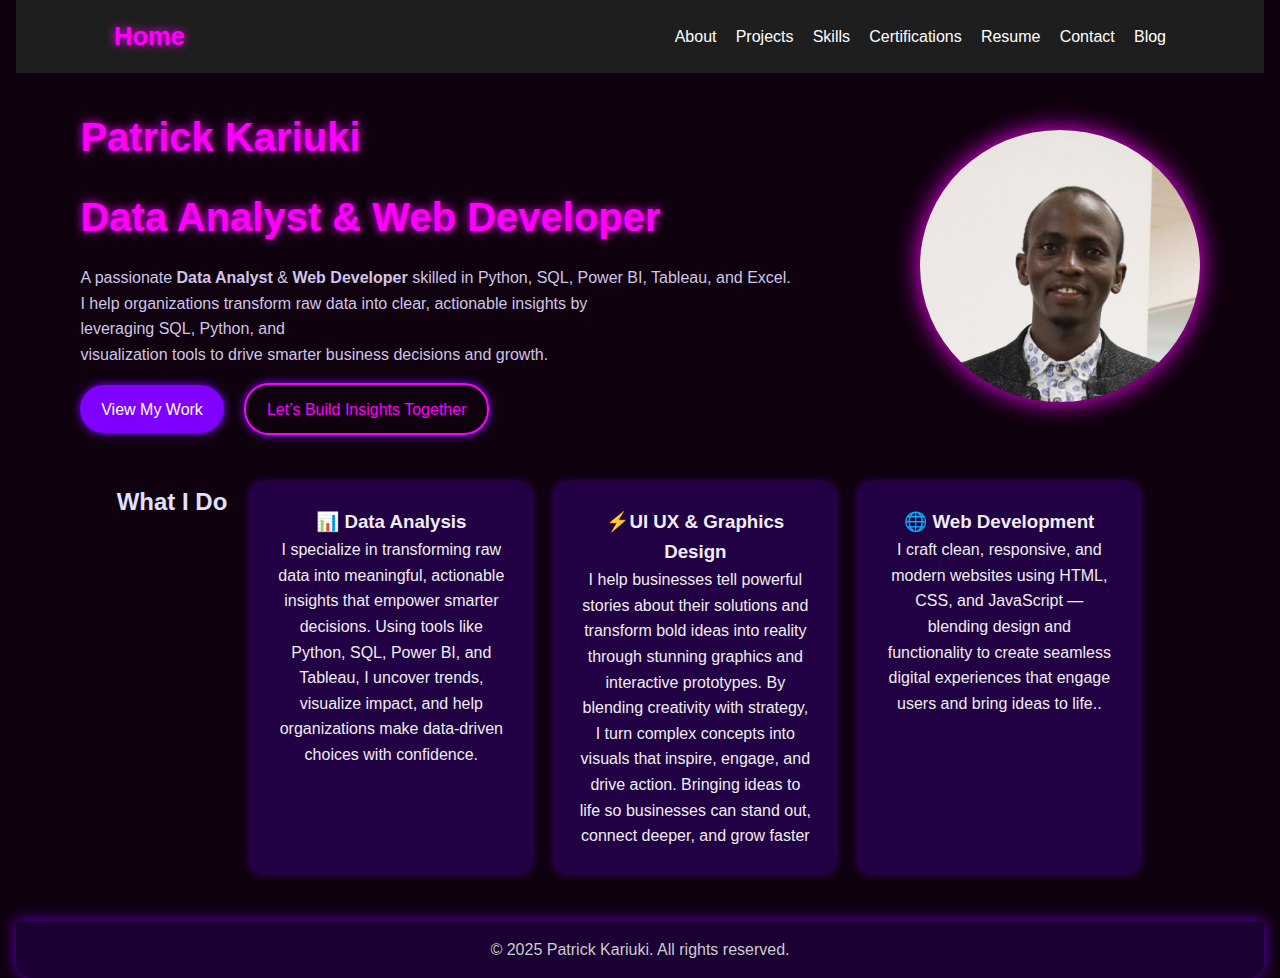
<file: index.html>
<!DOCTYPE html>
<html lang="en">
<head>
  <meta charset="UTF-8" />
  <meta name="viewport" content="width=device-width, initial-scale=1.0" />
  <title>Home | Portfolio</title>
  <link rel="stylesheet" href="css/style.css" />
  <script defer src="js/script.js"></script>
</head>
<body>
  <!-- ===== Header ===== -->
  <header>
  <nav class="navbar">
    <a href="index.html" class="logo">Home</a>
    <ul class="nav-links">
      <li><a href="about.html">About</a></li>
      <li><a href="projects.html">Projects</a></li>
      <li><a href="skills.html">Skills</a></li>
      <li><a href="certifications.html">Certifications</a></li>
       <li><a href="resume.html">Resume</a></li>
      <li><a href="contact.html">Contact</a></li>
      <li><a href="blog.html">Blog</a></li>

    </ul>
    <!-- Hamburger icon -->
    <div class="menu-toggle">&#9776;</div>
  </nav>
</header>

  <!-- ===== Hero Section ===== -->
  <main>
    <section class="hero">
      <div class="hero-text">
        <h1><span>Patrick Kariuki</span></h1>
        <p><h1>Data Analyst & Web Developer</h1></p>
        <p>
          A passionate <strong>Data Analyst</strong> & 
          <strong>Web Developer</strong> skilled in 
          Python, SQL, Power BI, Tableau, and Excel.<br> 
          I help organizations transform raw data into clear, actionable insights by <br>
          leveraging SQL, Python, and<br>
           visualization tools to  drive smarter business decisions and growth.
        </p>
        <a href="projects.html" class="btn">View My Work</a>
        <a href="contact.html" class="btn btn-outline">Let’s Build Insights Together</a>
      </div>
      <div class="hero-image">
        <img src="images/portifolio1.png" alt="Patrick Kariuki" />
      </div>
    </section>

    <!-- ===== Highlights Section ===== -->
 
    <section class="highlights">

      <div class="cards">
        <h2>What I Do</h2>
        <div class="card">
          <h3>📊 Data Analysis</h3>
          <p>I specialize in transforming raw data into meaningful, actionable insights that empower smarter decisions. Using tools like Python, SQL, Power BI, and Tableau, I uncover trends, visualize impact, 
          and help organizations make data-driven choices with confidence.</p> 
        </div>
        <div class="card">
          <h3>⚡UI UX  & Graphics Design </h3>
          <p>I help businesses tell powerful stories about their solutions and transform bold ideas into reality through stunning graphics and interactive prototypes. By blending creativity with strategy, I turn complex concepts into visuals that inspire, engage, and drive action. 
            Bringing ideas to life so businesses can stand out, connect deeper, and grow faster</p>
        </div>
        <div class="card">
          <h3>🌐 Web Development</h3>
          <p>I craft clean, responsive, and modern websites using HTML, CSS, and JavaScript — blending design and functionality to create seamless
             digital experiences that engage users and bring ideas to life..</p>
        </div>
        <div class="bg-white dark:bg-black">
        </div>
        
      </div>
    </section>
    
  </main>
  

  <!-- ===== Footer ===== -->
  <footer>
    <p>&copy; 2025 Patrick Kariuki. All rights reserved.</p>
  </footer>
</body>
</html>
</file>
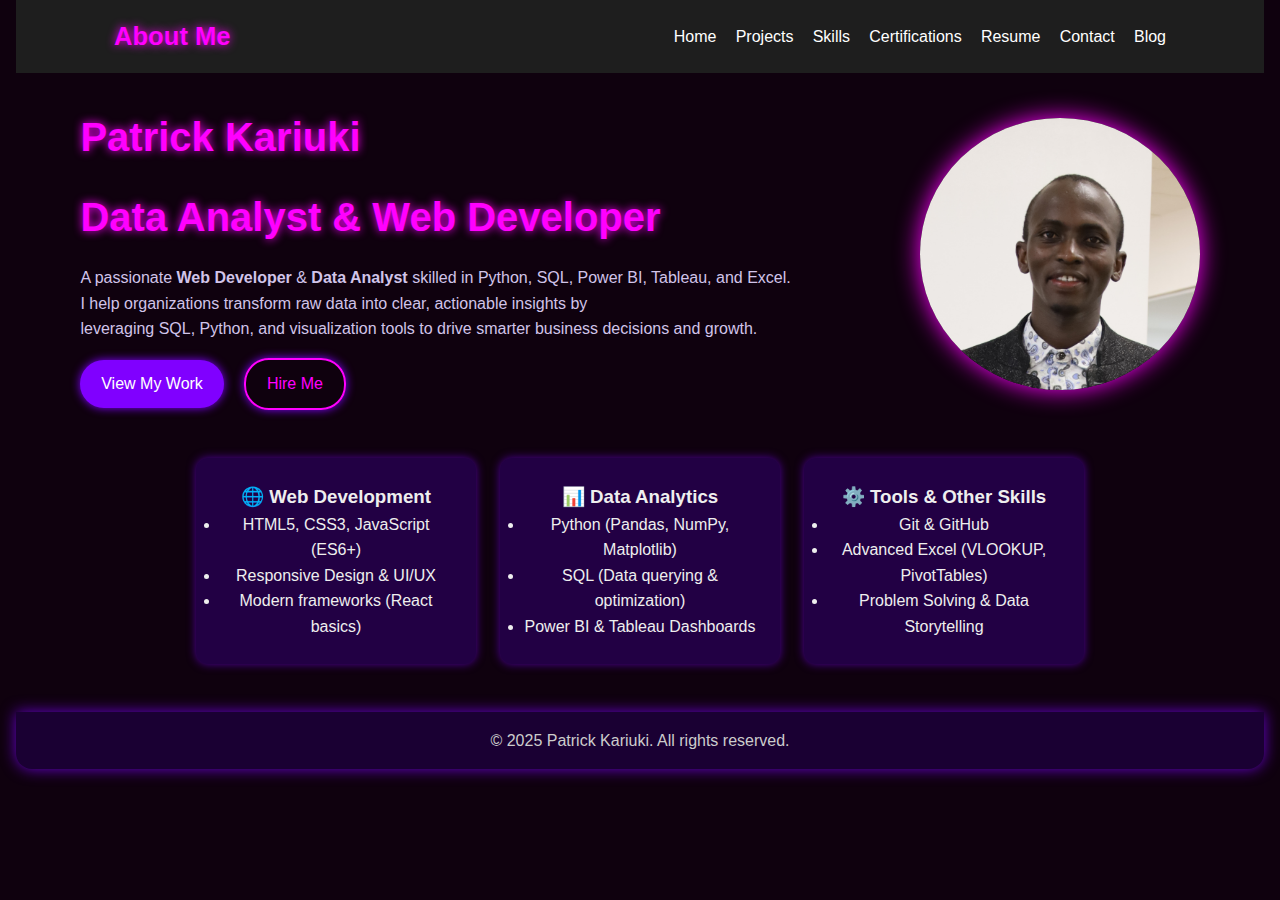
<file: about.html>
<!DOCTYPE html>
<html lang="en">
<head>
  <meta charset="UTF-8" />
  <meta name="viewport" content="width=device-width, initial-scale=1.0"/>
  <title>About | Portfolio</title>
  <link rel="stylesheet" href="css/style.css"/>
  <script defer src="js/script.js"></script>
</head>
<body>
  <!-- ===== Header ===== -->
  <header>
    <nav class="navbar">
      <a href="index.html" class="logo">About Me</a>
      <ul class="nav-links">
        <li><a href="index.html">Home</a></li>
        <li><a href="projects.html">Projects</a></li>
        <li><a href="skills.html">Skills</a></li>
        <li><a href="certifications.html">Certifications</a></li>
         <li><a href="resume.html">Resume</a></li>
        <li><a href="contact.html">Contact</a></li>
        <li><a href="blog.html">Blog</a></li>
      </ul>
      <div class="menu-toggle">&#9776;</div>
    </nav>
  </header>

  <!-- ===== About Section Redesigned with Cards ===== -->
  <main>
      <section class="hero">
      <div class="hero-text">
        <h1><span>Patrick Kariuki</span></h1>
        <p><h1>Data Analyst & Web Developer</h1></p>
        <p>
          A passionate <strong>Web Developer</strong> & 
          <strong>Data Analyst</strong> skilled in 
          Python, SQL, Power BI, Tableau, and Excel.<br> 
          I help organizations transform raw data into clear, actionable insights by<br>
          leveraging SQL, Python, and visualization tools to 
          drive smarter business decisions and growth.
        </p>
        <a href="projects.html" class="btn">View My Work</a>
        <a href="contact.html" class="btn btn-outline">Hire Me</a>
      </div>
      <div class="hero-image">
        <img src="images/portifolio1.png" alt="Patrick Kariuki" />
      </div>
    </section>

    <!-- ===== Skills Section in Card Style ===== -->
    <!--<section class="skills-section">-->
  
      <div class="cards">
        <div class="card">
          <h3>🌐 Web Development</h3>
          <ul>
            <li>HTML5, CSS3, JavaScript (ES6+)</li>
            <li>Responsive Design & UI/UX</li>
            <li>Modern frameworks (React basics)</li>
          </ul>
        </div>
        <div class="card">
          <h3>📊 Data Analytics</h3>
          <ul>
            <li>Python (Pandas, NumPy, Matplotlib)</li>
            <li>SQL (Data querying & optimization)</li>
            <li>Power BI & Tableau Dashboards</li>
          </ul>
        </div>
        <div class="card">
          <h3>⚙️ Tools & Other Skills</h3>
          <ul>
            <li>Git & GitHub</li>
            <li>Advanced Excel (VLOOKUP, PivotTables)</li>
            <li>Problem Solving & Data Storytelling</li>
          </ul>
        </div>
      </div>
    </section>
  </main>

  <!-- ===== Footer ===== -->
  <footer>
    <p>&copy; 2025 Patrick Kariuki. All rights reserved.</p>
  </footer>
</body>
</html>
</file>
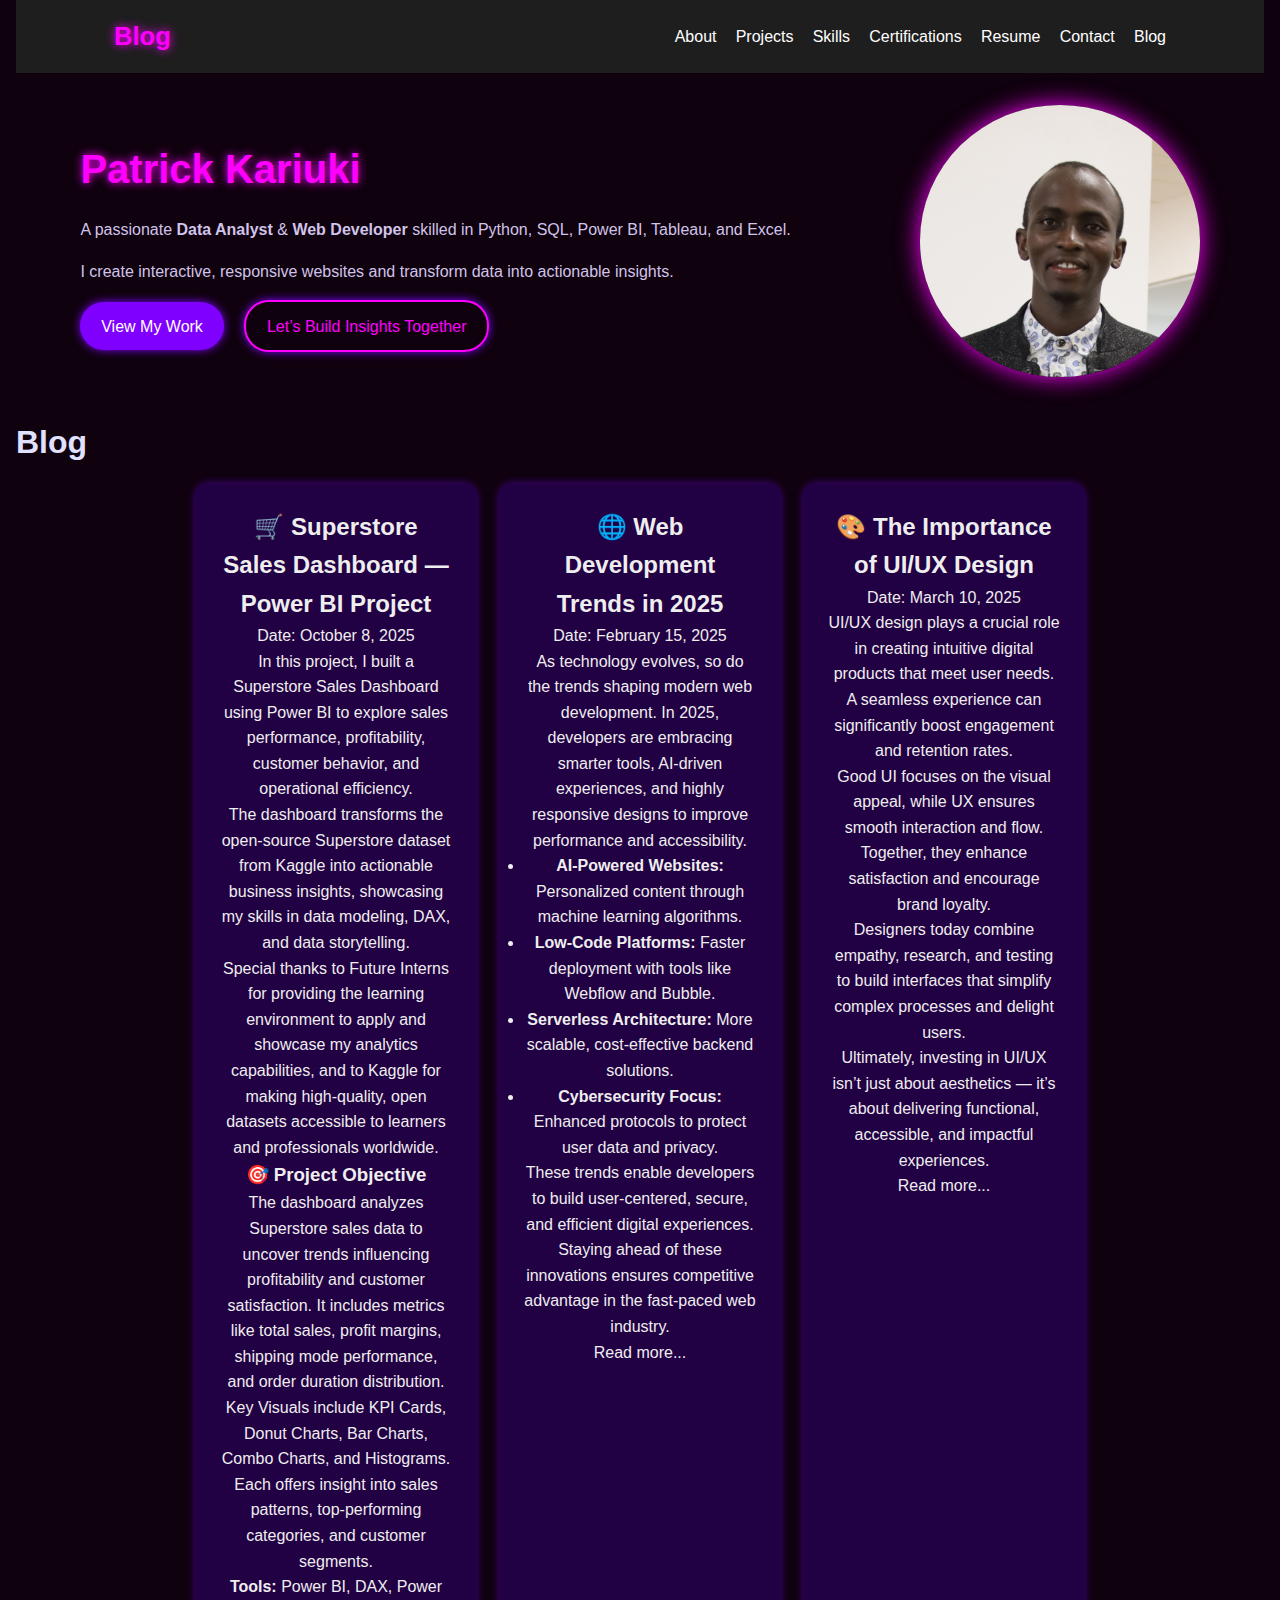
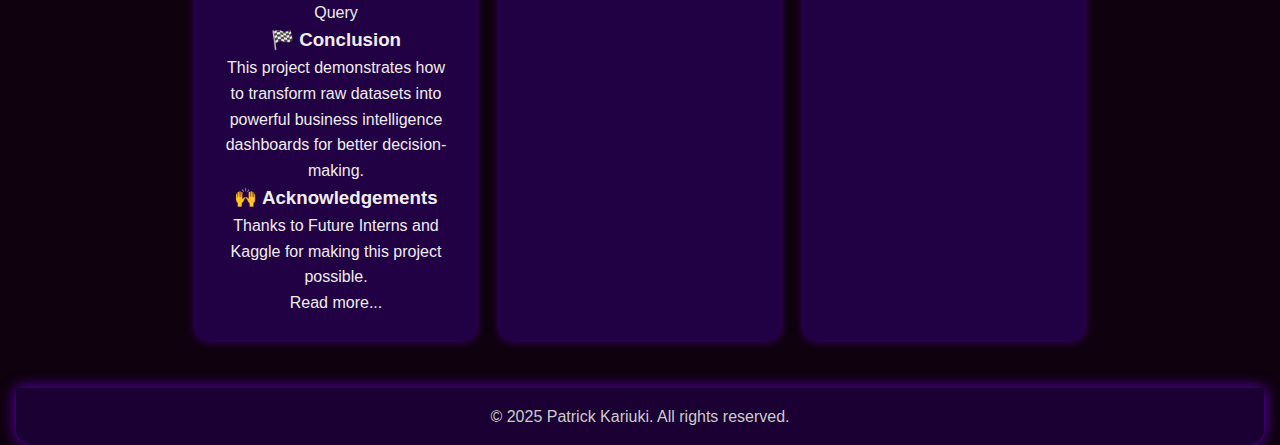
<file: blog.html>
<!DOCTYPE html>
<html lang="en">
<head>
  <meta charset="UTF-8" />
  <meta name="viewport" content="width=device-width, initial-scale=1.0" />
  <title>Blog | Portfolio</title>
  <link rel="stylesheet" href="css/style.css" />
  <script defer src="js/script.js"></script>
</head>
<body>
<!-- ===== Header ===== -->
  <header>
    <nav class="navbar">
      <a href="index.html" class="logo">Blog</a>
      <ul class="nav-links">
        <li><a href="about.html">About</a></li>
        <li><a href="projects.html">Projects</a></li>
        <li><a href="skills.html">Skills</a></li>
        <li><a href="certifications.html">Certifications</a></li>
         <li><a href="resume.html">Resume</a></li>
        <li><a href="contact.html">Contact</a></li>
        <li><a href="blog.html">Blog</a></li>
      </ul>
    </nav>
  </header>

  <!-- ===== Hero ===== -->
  <section class="hero">
    <div class="hero-text">
      <h1><span>Patrick Kariuki</span></h1>
      <p>A passionate <strong>Data Analyst</strong> & <strong>Web Developer</strong> skilled in Python, SQL, Power BI, Tableau, and Excel.</p>
      <p>I create interactive, responsive websites and transform data into actionable insights.</p>
      <a href="projects.html" class="btn">View My Work</a>
     <a href="contact.html" class="btn btn-outline">Let’s Build Insights Together</a>
    </div>
    <div class="hero-image">
      <img src="images/portifolio1.png" alt="Patrick Kariuki" />
    </div>
  </section>

  <!-- ===== Blog Section ===== -->
  <main>
    <section class="blog-section">
      <h1>Blog</h1>
      <div class="cards">

        <!-- === Blog 1 === -->
        <article class="card">
          <h2>🛒 Superstore Sales Dashboard — Power BI Project</h2>
          <p class="date">Date: October 8, 2025</p>
          <p>In this project, I built a Superstore Sales Dashboard using Power BI to explore sales performance, profitability, customer behavior, and operational efficiency.</p>
          <p>The dashboard transforms the open-source Superstore dataset from Kaggle into actionable business insights, showcasing my skills in data modeling, DAX, and data storytelling.</p>
          <p>Special thanks to Future Interns for providing the learning environment to apply and showcase my analytics capabilities, and to Kaggle for making high-quality, open datasets accessible to learners and professionals worldwide.</p>

          <div class="read-more-content">
            <h3>🎯 Project Objective</h3>
            <p>The dashboard analyzes Superstore sales data to uncover trends influencing profitability and customer satisfaction. It includes metrics like total sales, profit margins, shipping mode performance, and order duration distribution.</p>
            <p>Key Visuals include KPI Cards, Donut Charts, Bar Charts, Combo Charts, and Histograms. Each offers insight into sales patterns, top-performing categories, and customer segments.</p>
            <p><strong>Tools:</strong> Power BI, DAX, Power Query</p>
            <h3>🏁 Conclusion</h3>
            <p>This project demonstrates how to transform raw datasets into powerful business intelligence dashboards for better decision-making.</p>
            <h3>🙌 Acknowledgements</h3>
            <p>Thanks to Future Interns and Kaggle for making this project possible.</p>
          </div>
          <span class="read-more-btn">Read more...</span>
        </article>

        <!-- === Blog 2 === -->
        <article class="card">
          <h2>🌐 Web Development Trends in 2025</h2>
          <p class="date">Date: February 15, 2025</p>
          <p>As technology evolves, so do the trends shaping modern web development. In 2025, developers are embracing smarter tools, AI-driven experiences, and highly responsive designs to improve performance and accessibility.</p>
          <div class="read-more-content">
            <ul>
              <li><strong>AI-Powered Websites:</strong> Personalized content through machine learning algorithms.</li>
              <li><strong>Low-Code Platforms:</strong> Faster deployment with tools like Webflow and Bubble.</li>
              <li><strong>Serverless Architecture:</strong> More scalable, cost-effective backend solutions.</li>
              <li><strong>Cybersecurity Focus:</strong> Enhanced protocols to protect user data and privacy.</li>
            </ul>
            <p>These trends enable developers to build user-centered, secure, and efficient digital experiences. Staying ahead of these innovations ensures competitive advantage in the fast-paced web industry.</p>
          </div>
          <span class="read-more-btn">Read more...</span>
        </article>

        <!-- === Blog 3 === -->
        <article class="card">
          <h2>🎨 The Importance of UI/UX Design</h2>
          <p class="date">Date: March 10, 2025</p>
          <p>UI/UX design plays a crucial role in creating intuitive digital products that meet user needs. A seamless experience can significantly boost engagement and retention rates.</p>
          <div class="read-more-content">
            <p>Good UI focuses on the visual appeal, while UX ensures smooth interaction and flow. Together, they enhance satisfaction and encourage brand loyalty.</p>
            <p>Designers today combine empathy, research, and testing to build interfaces that simplify complex processes and delight users.</p>
            <p>Ultimately, investing in UI/UX isn’t just about aesthetics — it’s about delivering functional, accessible, and impactful experiences.</p>
          </div>
          <span class="read-more-btn">Read more...</span>
        </article>

      </div>
    </section>
  </main>

  <!-- ===== Footer ===== -->
  <footer>
    <p>&copy; 2025 Patrick Kariuki. All rights reserved.</p>
  </footer>
</body>

</html>
</file>
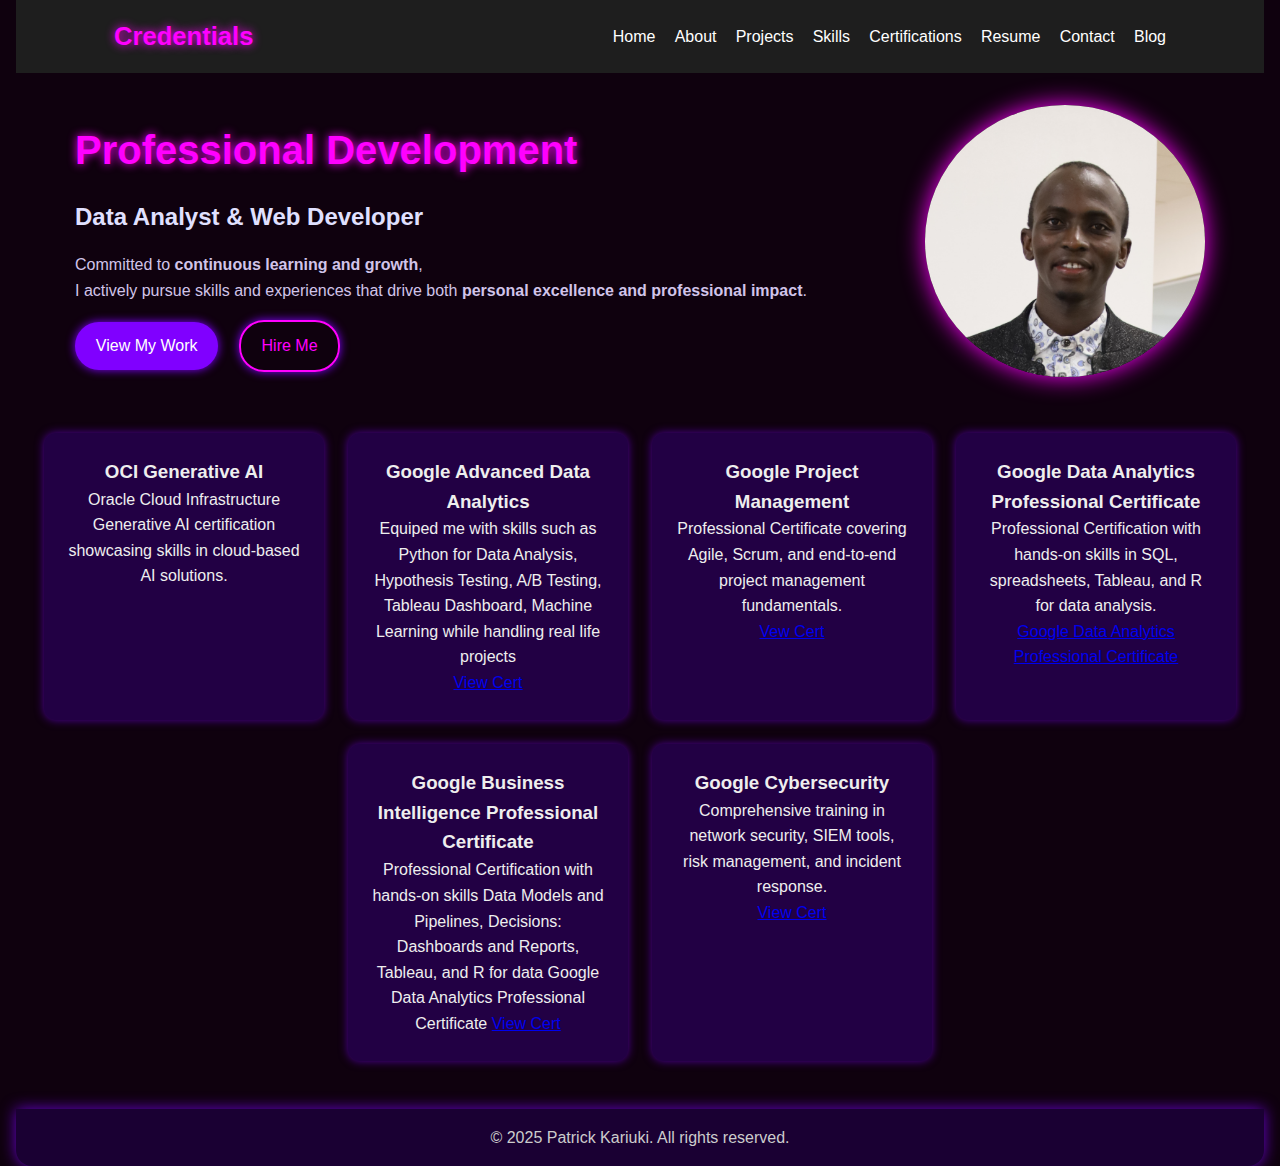
<file: certifications.html>
<!DOCTYPE html>
<html lang="en">
<head>
  <meta charset="UTF-8" />
  <meta name="viewport" content="width=device-width, initial-scale=1.0" />
  <title>Certifications | Portfolio</title>
  <link rel="stylesheet" href="css/style.css" />
  <script defer src="js/script.js"></script>
</head>
<body>
  <!-- ===== Header ===== -->
  <header>
    <nav class="navbar">
      <a href="index.html" class="logo">Credentials</a>
      <ul class="nav-links">
        <li><a href="index.html">Home</a></li>
        <li><a href="about.html">About</a></li>
        <li><a href="projects.html">Projects</a></li>
        <li><a href="skills.html">Skills</a></li>
        <li><a href="certifications.html" class="active">Certifications</a></li>
         <li><a href="resume.html">Resume</a></li>
        <li><a href="contact.html">Contact</a></li>
        <li><a href="blog.html">Blog</a></li>

      </ul>
      <div class="menu-toggle">&#9776;</div>
    </nav>
  </header>

  <!-- ===== Main Content ===== -->
  <main>
    <section class="certifications">
      <section class="hero">
      <div class="hero-text">
        <h1><span>Professional Development</span></h1>
        <p><h2>Data Analyst & Web Developer</h2></p>
        <p>
          Committed to <strong>continuous learning and growth</strong>, <br>I actively pursue skills and 
          experiences that drive both <strong>personal excellence and professional impact</strong>.
        </p>
        <a href="projects.html" class="btn">View My Work</a>
        <a href="contact.html" class="btn btn-outline">Hire Me</a>
      </div>
      <div class="hero-image">
        <img src="images/portifolio1.png" alt="Patrick Kariuki" />
      </div>
    </section>
      <div class="cards">
        <div class="card">
          <h3>OCI Generative AI</h3>
          <p>Oracle Cloud Infrastructure Generative AI certification showcasing skills in cloud-based AI solutions.</p>
        </div>

        <div class="card">
          <h3>Google Advanced Data Analytics</h3>
          <p>Equiped me with skills such as Python for Data Analysis, Hypothesis Testing, A/B Testing, Tableau Dashboard, Machine Learning while handling real life projects  </p>
          <h3></h3><a href="https://www.coursera.org/account/accomplishments/professional-cert/certificate/MTCDMVF9G3ZW">
            View Cert</a></h3>
        </div>

        <div class="card">
          <h3>Google Project Management</h3>
          <p>Professional Certificate covering Agile, Scrum, and end-to-end project management fundamentals.</p>
          <h3></h3><a href="https://www.credly.com/badges/bde46a62-954f-4046-9a57-a2b6d62cb124/linked_in_profile">
            Vew Cert</a></h3>
        </div>

        <div class="card">
          <h3>Google  Data Analytics Professional Certificate</h3>
          <p>Professional Certification with hands-on skills in SQL, spreadsheets, Tableau, and R for data analysis.</p>
          <h3></h3><a href="https://coursera.org/share/128474dba93e0c81b397159b5f5d84d5">Google  Data Analytics Professional Certificate</a></h3>
        </div>

        <div class="card">
          <h3>Google Business Intelligence Professional Certificate</h3>
          <p>Professional Certification with hands-on skills Data Models and Pipelines, Decisions: Dashboards and Reports,  Tableau, and R for data Google  Data Analytics Professional Certificate</a></h3>
            </h3><a href="https://coursera.org/share/e73989b760e511bb14a8943b45ad0284">View Cert</a>
        </div>
        

        <div class="card">
          <h3>Google Cybersecurity</h3>
          <p>Comprehensive training in network security, SIEM tools, risk management, and incident response.</p>
          </h3><a href="https://www.coursera.org/account/accomplishments/specialization/K9SLEK5PSF6T">View Cert</a>
        </div>

        
      </div>
    </section>
  </main>

  <!-- ===== Footer ===== -->
  <footer>
    <p>&copy; 2025 Patrick Kariuki. All rights reserved.</p>
  </footer>
</body>
</html>
</file>
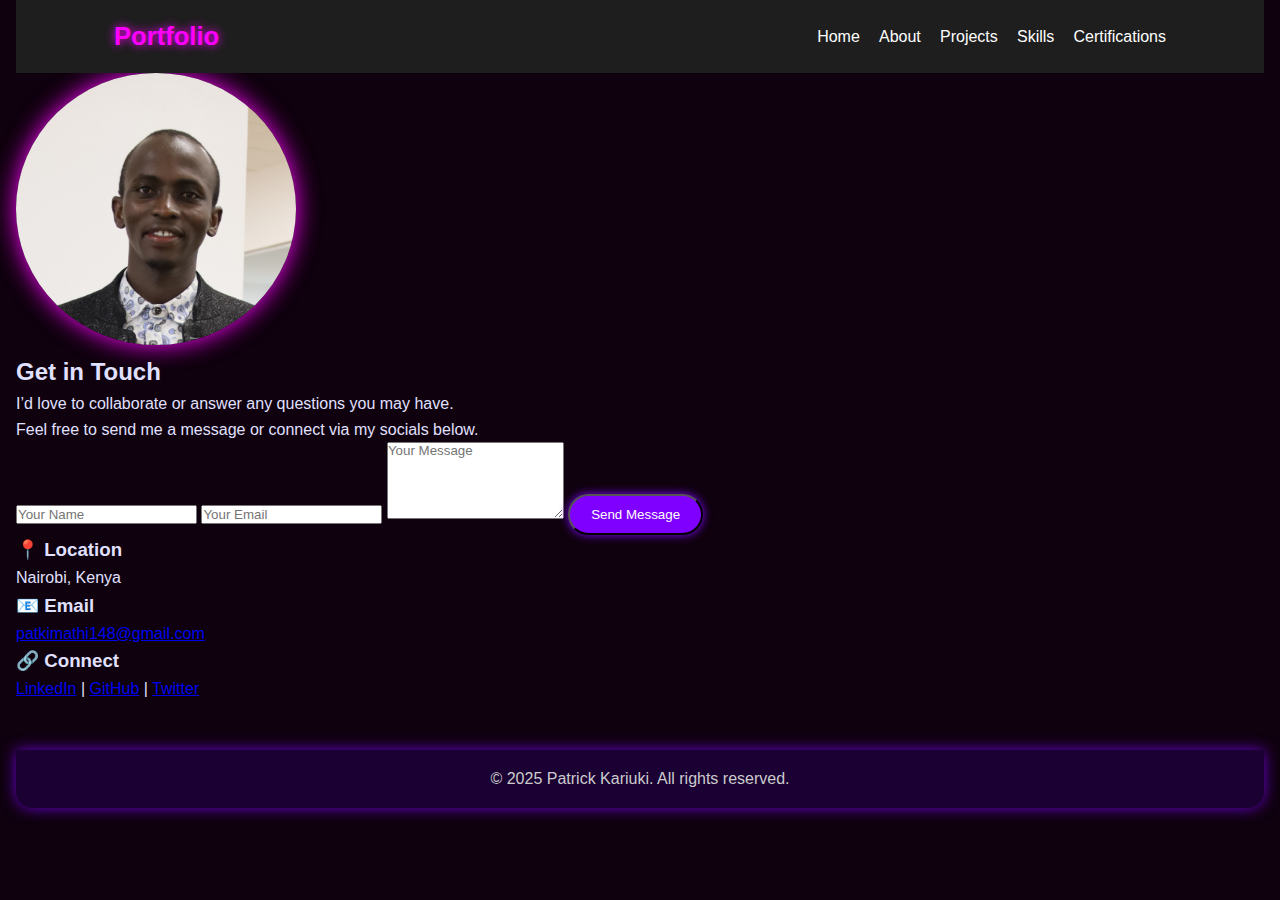
<file: contact.html>
<!DOCTYPE html>
<html lang="en">
<head>
  <meta charset="UTF-8" />
  <meta name="viewport" content="width=device-width, initial-scale=1.0"/>
  <title>Contact | Portfolio</title>
  <link rel="stylesheet" href="css/style.css"/>
  <script defer src="js/script.js"></script>
</head>
<body>
  <!-- ===== Header ===== -->
  <header>
    <nav class="navbar">
      <a href="index.html" class="logo">Portfolio</a>
      <ul class="nav-links">
        <li><a href="index.html">Home</a></li>
        <li><a href="about.html">About</a></li>
        <li><a href="projects.html">Projects</a></li>
        <li><a href="skills.html">Skills</a></li>
        <li><a href="certifications.html">Certifications</a></li>
      </ul>
      <div class="menu-toggle">&#9776;</div>
    </nav>
  </header>

  <!-- ===== Main Content ===== -->
  <main>
    <section class="contact">
       <div class="hero-image">
        <img src="images/portifolio1.png" alt="Patrick Kariuki" />
       </div>
      <h2>Get in Touch</h2>
      <p class="contact-intro">
        I’d love to collaborate or answer any questions you may have. <br> 
        Feel free to send me a message or connect via my socials below.
      </p>

      <div class="contact-container">
        <!-- Contact Form -->
        <form id="contactForm" class="contact-form">
          <input type="text" placeholder="Your Name" required>
          <input type="email" placeholder="Your Email" required>
          <textarea placeholder="Your Message" rows="5" required></textarea>
          <button type="submit" class="btn">Send Message</button>
        </form>

        <!-- Contact Info -->
        <div class="contact-info">
          <h3>📍 Location</h3>
          <p>Nairobi, Kenya</p>
          
          <h3>📧 Email</h3>
          <p><a href="mailto:patrickkariuki@example.com">patkimathi148@gmail.com</a></p>
          
          <h3>🔗 Connect</h3>
          <p>
            <a href="https://www.linkedin.com/in/patrick-kariuki-5914b7186/">LinkedIn</a> |
            <a href="https://github.com/patrickkimathi">GitHub</a> |
            <a href="https://x.com/PATRICK21022121">Twitter</a>
          </p>
        </div>
      </div>
    </section>
  </main>

  <!-- ===== Footer ===== -->
  <footer>
    <p>&copy; 2025 Patrick Kariuki. All rights reserved.</p>
  </footer>
</body>
</html>
</file>
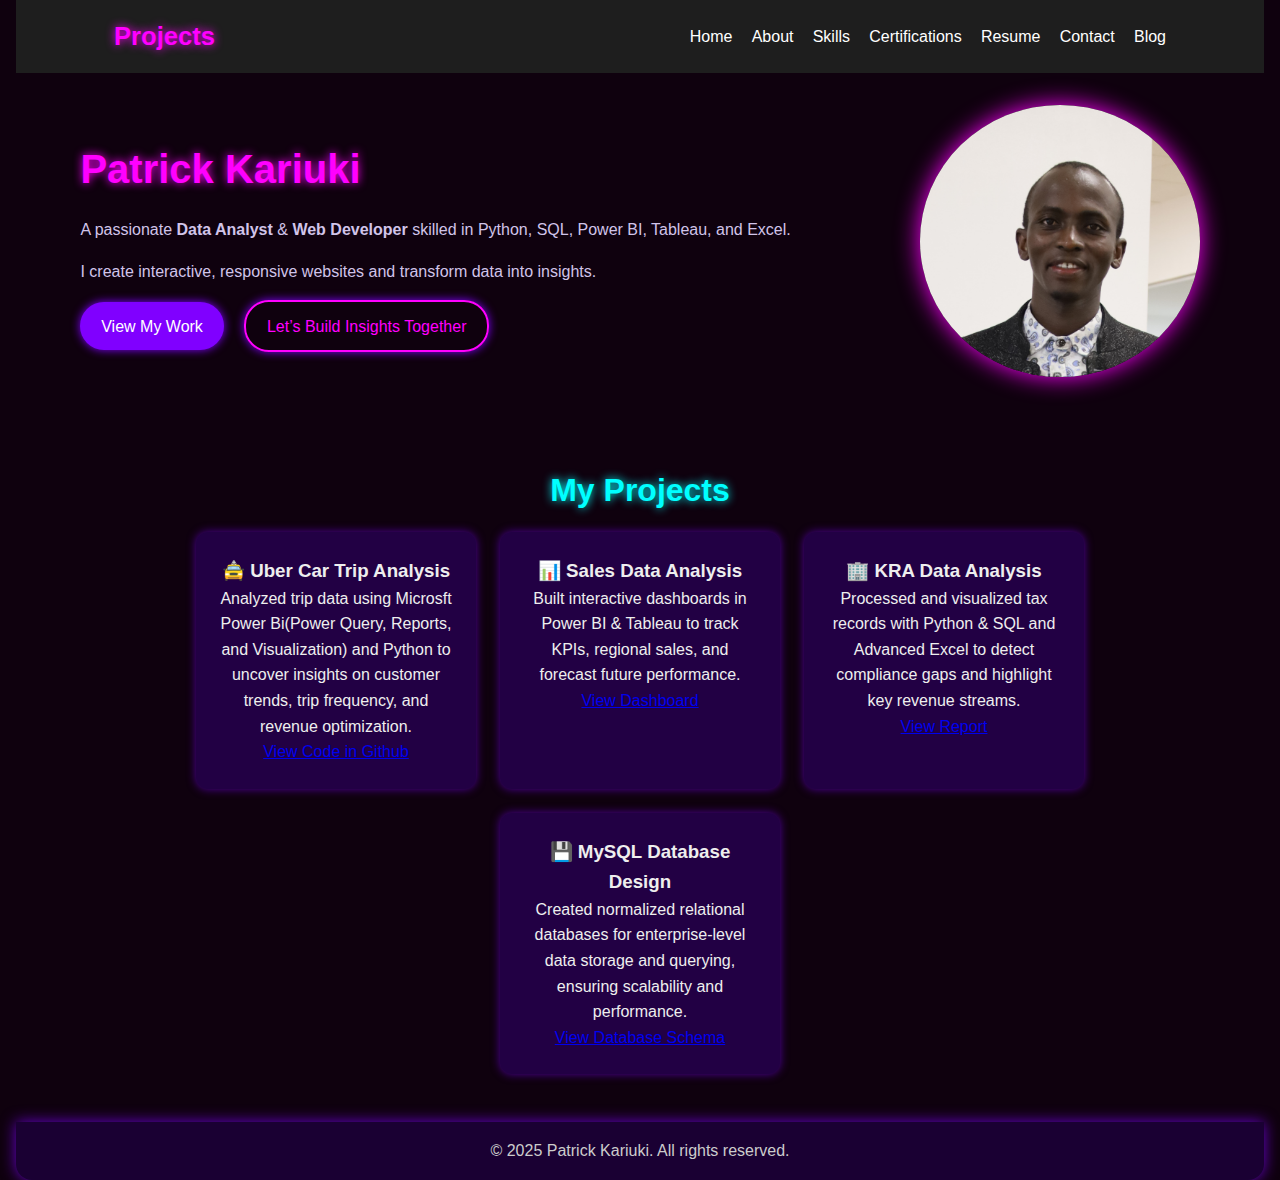
<file: projects.html>
<!DOCTYPE html>
<html lang="en">
<head>
  <meta charset="UTF-8" />
  <meta name="viewport" content="width=device-width, initial-scale=1.0"/>
  <title>Projects | Portfolio</title>
  <link rel="stylesheet" href="css/style.css"/>
  <script defer src="js/script.js"></script>
</head>
<body>
  <!-- ===== Header ===== -->
  <header>
    <nav class="navbar">
      <a href="index.html" class="logo">Projects</a>
      <ul class="nav-links">
        <li><a href="index.html">Home</a></li>
        <li><a href="about.html">About</a></li>
        <li><a href="skills.html">Skills</a></li>
        <li><a href="certifications.html">Certifications</a></li>
         <li><a href="resume.html">Resume</a></li>
        <li><a href="contact.html">Contact</a></li>
        <li><a href="blog.html">Blog</a></li>

      </ul>
      <div class="menu-toggle">&#9776;</div>
    </nav>
  </header>
<!-- ===== Hero Section ===== -->
  <main>
    <section class="hero">
      <div class="hero-text">
        <h1><span>Patrick Kariuki</span></h1>
        <p>
          A passionate <strong>Data Analyst</strong> & 
          <strong>Web Developer</strong> skilled in 
          Python, SQL, Power BI, Tableau, and Excel. </p>
          <p>I create interactive, responsive websites and transform data into insights.
        </p>
        <a href="projects.html" class="btn">View My Work</a>
        <a href="contact.html" class="btn btn-outline">Let’s Build Insights Together</a>
      </div>
      <div class="hero-image">
        <img src="images/portifolio1.png" alt="Patrick Kariuki" />
      </div>
    </section>
  <!-- ===== Projects Section ===== -->
  <main>
    <section class="projects">
      <h2>My Projects</h2>
      <div class="cards">
        
        <div class="card">
          <h3>🚖 Uber Car Trip Analysis</h3>
          <p>
            Analyzed trip data using Microsft Power Bi(Power Query, Reports, and Visualization)  and Python to uncover insights on customer trends, trip frequency, and revenue optimization.
          </p>
          <a href="https://github.com/patrickkimathi/Uber-Trip-Analysis-Power-BI">View Code in Github</a>
        </div>

        <div class="card">
          <h3>📊 Sales Data Analysis</h3>
          <p>
            Built interactive dashboards in Power BI & Tableau to track KPIs, regional sales, and forecast future performance.
          </p>
          <a href="#" target="_blank">View Dashboard</a>
        </div>

        <div class="card">
          <h3>🏢 KRA Data Analysis</h3>
          <p>
            Processed and visualized tax records with Python & SQL and Advanced Excel  to detect compliance gaps and highlight key revenue streams.
          </p>
          <a href="#" target="_blank">View Report</a>
        </div>

       <!-- <div class="project-card">
          <h3>📝 Universities Fund Survey</h3>
          <p>
            Designed and deployed a Microsoft Forms data collection tool to streamline university funding  and automate reporting.
          </p>
          <a href="#" target="_blank">View Form</a>
        </div>
        -->

        <div class="card">
          <h3>💾 MySQL Database Design</h3>
          <p>
            Created normalized relational databases for enterprise-level data storage and querying, ensuring scalability and performance.
          </p>
          <a href="https://github.com/patrickkimathi/KHealthCareDBMS?tab=readme-ov-file">View Database Schema</a>
        </div>
       <!--
        <div class="project-card">
          <h3>🎨 Branding Website Design</h3>
          <p>
            Developed a responsive business website with HTML, CSS, and JavaScript to boost brand identity and client engagement.
          </p>
          <a href="#" target="_blank">View Website</a>
        </div>
        -->
      </div>
    </section>
  </main>

  <!-- ===== Footer ===== -->
  <footer>
    <p>&copy; 2025 Patrick Kariuki. All rights reserved.</p>
  </footer>
</body>
</html>
</file>
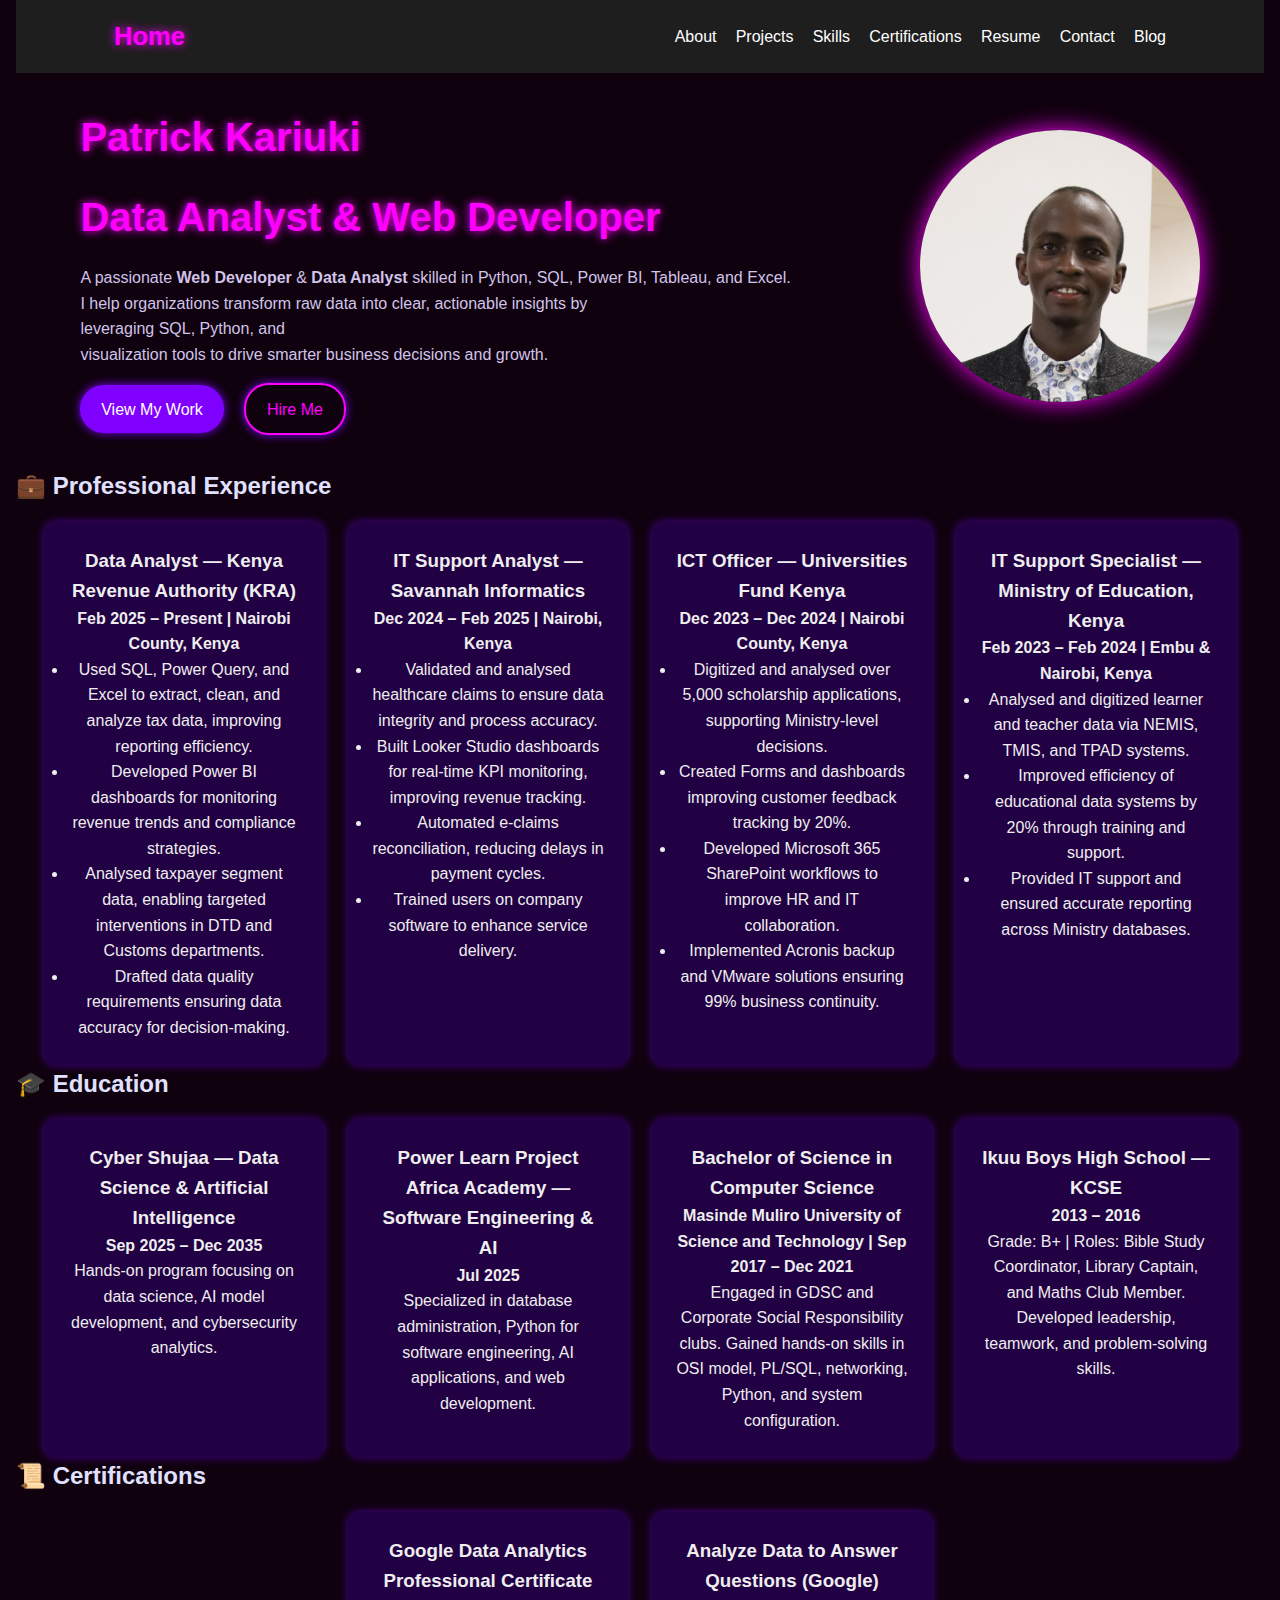
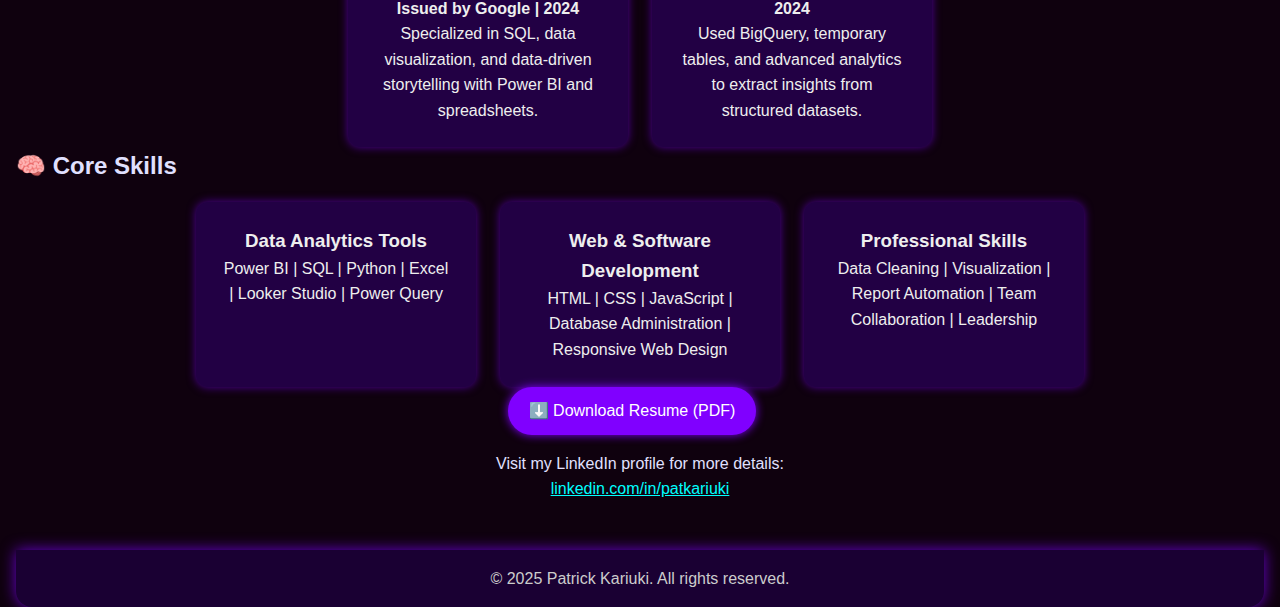
<file: resume.html>
<!DOCTYPE html>
<html lang="en">
<head>
  <meta charset="UTF-8" />
  <meta name="viewport" content="width=device-width, initial-scale=1.0" />
  <title>Resume | Patrick Kariuki</title>
  <link rel="stylesheet" href="css/style.css" />
</head>
<body>

  <!-- ===== Header ===== -->
 <header>
  <nav class="navbar">
    <a href="index.html" class="logo">Home</a>
    <ul class="nav-links">
      <li><a href="about.html">About</a></li>
      <li><a href="projects.html">Projects</a></li>
      <li><a href="skills.html">Skills</a></li>
      <li><a href="certifications.html">Certifications</a></li>
      <li><a href="resume.html">Resume</a></li>
      <li><a href="contact.html">Contact</a></li>
      <li><a href="blog.html">Blog</a></li>
      


    </ul>
    <!-- Hamburger icon -->
    <div class="menu-toggle">&#9776;</div>
  </nav>
</header>

  <!-- ===== Hero Section ===== -->
  <main>
    <section class="hero">
      <div class="hero-text">
        <h1><span>Patrick Kariuki</span></h1>
        <p><h1>Data Analyst & Web Developer</h1></p>
        <p>
          A passionate <strong>Web Developer</strong> & 
          <strong>Data Analyst</strong> skilled in 
          Python, SQL, Power BI, Tableau, and Excel.<br> 
          I help organizations transform raw data into clear, actionable insights by <br>
          leveraging SQL, Python, and<br>
           visualization tools to  drive smarter business decisions and growth.
        </p>
        <a href="projects.html" class="btn">View My Work</a>
        <a href="contact.html" class="btn btn-outline">Hire Me</a>
      </div>
      <div class="hero-image">
        <img src="images/portifolio1.png" alt="Patrick Kariuki" />
      </div>
    </section>

  <!-- ===== Resume Section ===== -->
  <main class="main-content">
    <!-- Experience Section -->
      <h2>💼 Professional Experience</h2>
      <div class="cards">

        <div class="card">
          <h3>Data Analyst — Kenya Revenue Authority (KRA)</h3>
          <p><strong>Feb 2025 – Present | Nairobi County, Kenya</strong></p>
          <ul>
            <li>Used SQL, Power Query, and Excel to extract, clean, and analyze tax data, improving reporting efficiency.</li>
            <li>Developed Power BI dashboards for monitoring revenue trends and compliance strategies.</li>
            <li>Analysed taxpayer segment data, enabling targeted interventions in DTD and Customs departments.</li>
            <li>Drafted data quality requirements ensuring data accuracy for decision-making.</li>
          </ul>
        </div>

        <div class="card">
          <h3>IT Support Analyst — Savannah Informatics</h3>
          <p><strong>Dec 2024 – Feb 2025 | Nairobi, Kenya</strong></p>
          <ul>
            <li>Validated and analysed healthcare claims to ensure data integrity and process accuracy.</li>
            <li>Built Looker Studio dashboards for real-time KPI monitoring, improving revenue tracking.</li>
            <li>Automated e-claims reconciliation, reducing delays in payment cycles.</li>
            <li>Trained users on company software to enhance service delivery.</li>
          </ul>
        </div>

        <div class="card">
          <h3>ICT Officer — Universities Fund Kenya</h3>
          <p><strong>Dec 2023 – Dec 2024 | Nairobi County, Kenya</strong></p>
          <ul>
            <li>Digitized and analysed over 5,000 scholarship applications, supporting Ministry-level decisions.</li>
            <li>Created Forms and dashboards improving customer feedback tracking by 20%.</li>
            <li>Developed Microsoft 365 SharePoint workflows to improve HR and IT collaboration.</li>
            <li>Implemented Acronis backup and VMware solutions ensuring 99% business continuity.</li>
          </ul>
        </div>

        <div class="card">
          <h3>IT Support Specialist — Ministry of Education, Kenya</h3>
          <p><strong>Feb 2023 – Feb 2024 | Embu & Nairobi, Kenya</strong></p>
          <ul>
            <li>Analysed and digitized learner and teacher data via NEMIS, TMIS, and TPAD systems.</li>
            <li>Improved efficiency of educational data systems by 20% through training and support.</li>
            <li>Provided IT support and ensured accurate reporting across Ministry databases.</li>
          </ul>
        </div>
      </div>
    </section>

    <!-- Education Section -->
      <h2>🎓 Education</h2>
      <div class="cards">

        <div class="card">
          <h3>Cyber Shujaa — Data Science & Artificial Intelligence</h3>
          <p><strong>Sep 2025 – Dec 2035</strong></p>
          <p>Hands-on program focusing on data science, AI model development, and cybersecurity analytics.</p>
        </div>

        <div class="card">
          <h3>Power Learn Project Africa Academy — Software Engineering & AI</h3>
          <p><strong>Jul 2025</strong></p>
          <p>Specialized in database administration, Python for software engineering, AI applications, and web development.</p>
        </div>

        <div class="card">
          <h3>Bachelor of Science in Computer Science</h3>
          <p><strong>Masinde Muliro University of Science and Technology | Sep 2017 – Dec 2021</strong></p>
          <p>Engaged in GDSC and Corporate Social Responsibility clubs. Gained hands-on skills in OSI model, PL/SQL, networking, Python, and system configuration.</p>
        </div>

        <div class="card">
          <h3>Ikuu Boys High School — KCSE</h3>
          <p><strong>2013 – 2016</strong></p>
          <p>Grade: B+ | Roles: Bible Study Coordinator, Library Captain, and Maths Club Member. Developed leadership, teamwork, and problem-solving skills.</p>
        </div>

      </div>
    </section>

    <!-- Certifications Section -->
    <section class="section-card">
      <h2>📜 Certifications</h2>
      <div class="cards">
        <div class="card">
          <h3>Google Data Analytics Professional Certificate</h3>
          <p><strong>Issued by Google | 2024</strong></p>
          <p>Specialized in SQL, data visualization, and data-driven storytelling with Power BI and spreadsheets.</p>
        </div>
        <div class="card">
          <h3>Analyze Data to Answer Questions (Google)</h3>
          <p><strong>2024</strong></p>
          <p>Used BigQuery, temporary tables, and advanced analytics to extract insights from structured datasets.</p>
        </div>
      </div>
    </section>

    <!-- Skills Section -->
    <section class="section-card">
      <h2>🧠 Core Skills</h2>
      <div class="cards">
        <div class="card">
          <h3>Data Analytics Tools</h3>
          <p>Power BI | SQL | Python | Excel | Looker Studio | Power Query</p>
        </div>
        <div class="card">
          <h3>Web & Software Development</h3>
          <p>HTML | CSS | JavaScript | Database Administration | Responsive Web Design</p>
        </div>
        <div class="card">
          <h3>Professional Skills</h3>
          <p>Data Cleaning | Visualization | Report Automation | Team Collaboration | Leadership</p>
        </div>
      </div>
    </section>

    <!-- Download Resume -->
    <section class="section-card" style="text-align:center;">
      <a href="documents/Patrick_Kariuki_Resume.pdf" class="btn" download>⬇️ Download Resume (PDF)</a>
      <p style="margin-top:1rem;">
        Visit my LinkedIn profile for more details:<br>
        <a href="https://www.linkedin.com/in/patkariuki/" target="_blank" style="color:#00ffff;">linkedin.com/in/patkariuki</a>
      </p>
    </section>
  </main>

  <!-- ===== Footer ===== -->
  <footer>
    <p>&copy; 2025 Patrick Kariuki. All rights reserved.</p>
  </footer>

</body>
</html>
</file>
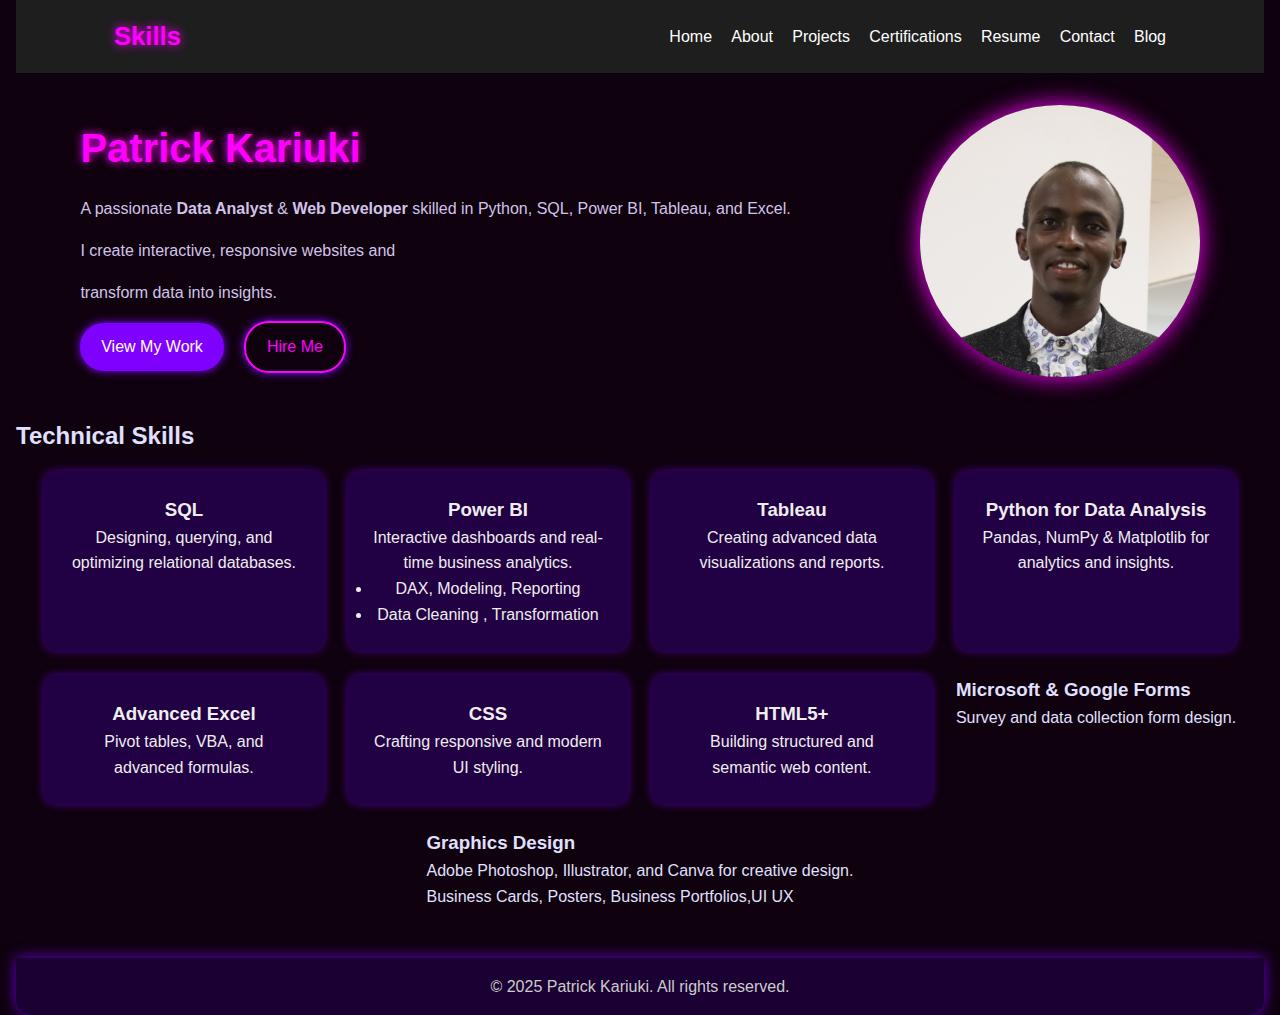
<file: skills.html>
<!DOCTYPE html>
<html lang="en">
<head>
  <meta charset="UTF-8">
  <meta name="viewport" content="width=device-width, initial-scale=1.0">
  <title>Skills | Portfolio</title>
  <link rel="stylesheet" href="css/style.css">
  <script defer src="js/script.js"></script>
</head>
<body>
  <header>
    <nav class="navbar">
      <a href="index.html" class="logo">Skills</a>
      <ul class="nav-links">
        <li><a href="index.html">Home</a></li>
        <li><a href="about.html">About</a></li>
        <li><a href="projects.html">Projects</a></li>
        <li><a href="certifications.html">Certifications</a></li>
         <li><a href="resume.html">Resume</a></li>
        <li><a href="contact.html">Contact</a></li>
        <li><a href="blog.html">Blog</a></li>

        
      </ul>
      <div class="menu-toggle">&#9776;</div>
    </nav>
  </header>
   <main>
    <section class="hero">
      <div class="hero-text">
        <h1><span>Patrick Kariuki</span></h1>
        <p>
          A passionate <strong>Data Analyst</strong> & 
          <strong>Web Developer</strong> skilled in 
          Python, SQL, Power BI, Tableau, and Excel. </p>
          <p>I create interactive, responsive websites and<p>transform data into insights.
        </p></p> 
        <a href="projects.html" class="btn">View My Work</a>
        <a href="contact.html" class="btn btn-outline">Hire Me</a>
      </div>
      <div class="hero-image">
        <img src="images/portifolio1.png" alt="Patrick Kariuki" />
      </div>
    </section>
  <main>
    <section class="skills">
      <h2>Technical Skills</h2>
      <div class="cards">
        <div class="card">
          <h3>SQL</h3>
          <p>Designing, querying, and optimizing relational databases.</p>
        </div>
        <div class="card">
          <h3>Power BI</h3>
          <p>Interactive dashboards and real-time business analytics.</p>
          <li>DAX, Modeling, Reporting </li>
          <li>Data Cleaning , Transformation </li>
        </div>
        <div class="card">
          <h3>Tableau</h3>
          <p>Creating advanced data visualizations and reports.</p>
        </div>
        <div class="card">
          <h3>Python for Data Analysis</h3>
          <p>Pandas, NumPy & Matplotlib for analytics and insights.</p>
        </div>
        <div class="card">
          <h3>Advanced Excel</h3>
          <p>Pivot tables, VBA, and advanced formulas.</p>
        </div>
        <div class="card">
          <h3>CSS</h3>
          <p>Crafting responsive and modern UI styling.</p>
        </div>
        <div class="card">
          <h3>HTML5+</h3>
          <p>Building structured and semantic web content.</p>
        </div>
    
        <div class="skill-card">
          <h3>Microsoft & Google Forms</h3>
          <p>Survey and data collection form design.</p>
        </div>
        <div class="skill-card">
          <h3>Graphics Design</h3>
          <p>Adobe Photoshop, Illustrator, and Canva for creative design.</p>
          <p>Business Cards, Posters, Business Portfolios,UI UX </p>
        </div>
      </div>
    </section>
  </main>
  <footer>
    <p>&copy; 2025 Patrick Kariuki. All rights reserved.</p>
  </footer>
</body>
</html>
</file>
<file: css/style.css>
/* ===== General Reset ===== */
* {
  margin: 0;
  padding: 0;
  box-sizing: border-box;
  font-family: "Segoe UI", Tahoma, Geneva, Verdana, sans-serif;
}

body {
  background: #0f010e;
  color: #e0e0ff;
  line-height: 1.6;
  min-height: 100vh;
  margin: 0;
  padding: 0 1rem;
}

/* ===== Header & Navbar ===== */
header {
  background: #1e1e1e;
  color: #fff;
  padding: 1rem 0;
  position: sticky;
  top: 0;
  z-index: 100;
}

.navbar {
  display: flex;
  justify-content: space-between;
  align-items: center;
  max-width: 1100px;
  margin: auto;
  padding: 0 1.5rem;
}

.logo {
  color: #ff00ff;
  font-size: 1.6rem;
  font-weight: bold;
  text-decoration: none;
  text-shadow: 0 0 10px #ff00ff;
}

.nav-links {
  display: flex;
  list-style: none;
  gap: 1.2rem;
}

.nav-links a {
  color: #fff;
  text-decoration: none;
  font-weight: 500;
  transition: color 0.3s;
}

.nav-links a:hover {
  color: #00ffff;
  text-shadow: 0 0 8px #00ffff;
}

.menu-toggle {
  display: none;
  font-size: 2rem;
  color: #fff;
  cursor: pointer;
}

/* ===== Hero Section ===== */
.hero {
  display: flex;
  flex-wrap: wrap;
  align-items: center;
  justify-content: space-around;
  gap: 2rem;
  padding: 2rem 1rem;
  text-align: left;
}

.hero-text h1 {
  font-size: 2.5rem;
  color: #ff00ff;
  text-shadow: 0 0 10px #ff00ff;
}

.hero-text p {
  color: #d1c4e9;
  margin: 1rem 0;
}

.hero-image img {
  max-width: 280px;
  border-radius: 50%;
  box-shadow: 0 0 25px #ff00ff;
}

/* ===== Buttons ===== */
.btn {
  display: inline-block;
  background: #8000ff;
  color: #fff;
  padding: 0.7rem 1.3rem;
  margin-right: 1rem;
  border-radius: 25px;
  text-decoration: none;
  box-shadow: 0 0 10px #8000ff;
  transition: all 0.3s;
}

.btn:hover {
  background: #ff00ff;
  box-shadow: 0 0 20px #ff00ff;
}

.btn-outline {
  background: transparent;
  border: 2px solid #ff00ff;
  color: #ff00ff;
}

.btn-outline:hover {
  background: #ff00ff;
  color: #fff;
}

/* ===== Projects Tabs Section ===== */
.projects {
  max-width: 1100px;
  margin: 3rem auto;
  text-align: center;
  padding: 0 1rem;
}

.projects h2 {
  font-size: 2rem;
  color: #00ffff;
  text-shadow: 0 0 10px #00ffff;
  margin-bottom: 1rem;
}

/* Tab Buttons */
.tab-buttons {
  display: flex;
  flex-wrap: wrap;
  justify-content: center;
  gap: 0.8rem;
  margin-bottom: 1.5rem;
}

.tab-button {
  background: #220044;
  color: #e0e0ff;
  border: none;
  padding: 0.6rem 1.2rem;
  border-radius: 25px;
  cursor: pointer;
  transition: all 0.3s;
  font-weight: 600;
}

.tab-button:hover {
  background: #8000ff;
  color: #fff;
}

.tab-button.active {
  background: #ff00ff;
  color: #fff;
  box-shadow: 0 0 12px #ff00ff;
}

/* Tab Content */
.tab-content {
  display: none;
  background: #1a0033;
  border-radius: 12px;
  padding: 2rem;
  box-shadow: 0 0 15px #6600cc;
  text-align: left;
}

.tab-content.active {
  display: block;
}

.tab-content img {
  width: 100%;
  border-radius: 12px;
  margin-bottom: 1rem;
}

/* ===== Card Layout Inside Tabs ===== */
.cards {
  display: flex;
  flex-wrap: wrap;
  justify-content: center;
  gap: 1.5rem;
  margin-top: 1rem;
}

.card {
  background: #220044;
  padding: 1.5rem;
  border-radius: 12px;
  color: #eee;
  width: 280px;
  text-align: center;
  transition: transform 0.3s, box-shadow 0.3s;
  box-shadow: 0 0 10px #4d0099;
}

.card:hover {
  transform: translateY(-8px);
  box-shadow: 0 0 20px #ff00ff;
}

/* ===== Footer ===== */
footer {
  background: #1a0033;
  color: #ccc;
  text-align: center;
  padding: 1rem;
  margin-top: 3rem;
  box-shadow: 0 0 15px #6600cc;
  border-radius: 0 0 16px 16px;
}

/* ===== Responsive Design ===== */
@media (max-width: 992px) {
  .hero {
    flex-direction: column;
    text-align: center;
  }

  .hero-image img {
    margin-top: 1rem;
  }

  .cards {
    flex-direction: column;
    align-items: center;
  }
}

@media (max-width: 768px) {
  /* Navbar */
  .nav-links {
    display: none;
    flex-direction: column;
    background: #1e1e1e;
    position: absolute;
    top: 60px;
    left: 0;
    width: 100%;
    padding: 1rem;
  }

  .nav-links.active {
    display: flex;
  }

  .menu-toggle {
    display: block;
  }

  /* Tabs */
  .tab-buttons {
    flex-direction: column;
    align-items: center;
  }

  .tab-content {
    padding: 1.5rem;
  }
}

@media (max-width: 480px) {
  .hero-text h1 {
    font-size: 1.8rem;
  }

  .btn {
    padding: 0.6rem 1rem;
  }

  .card {
    width: 90%;
  }
}
/* ===== End of CSS ===== */
</file>
